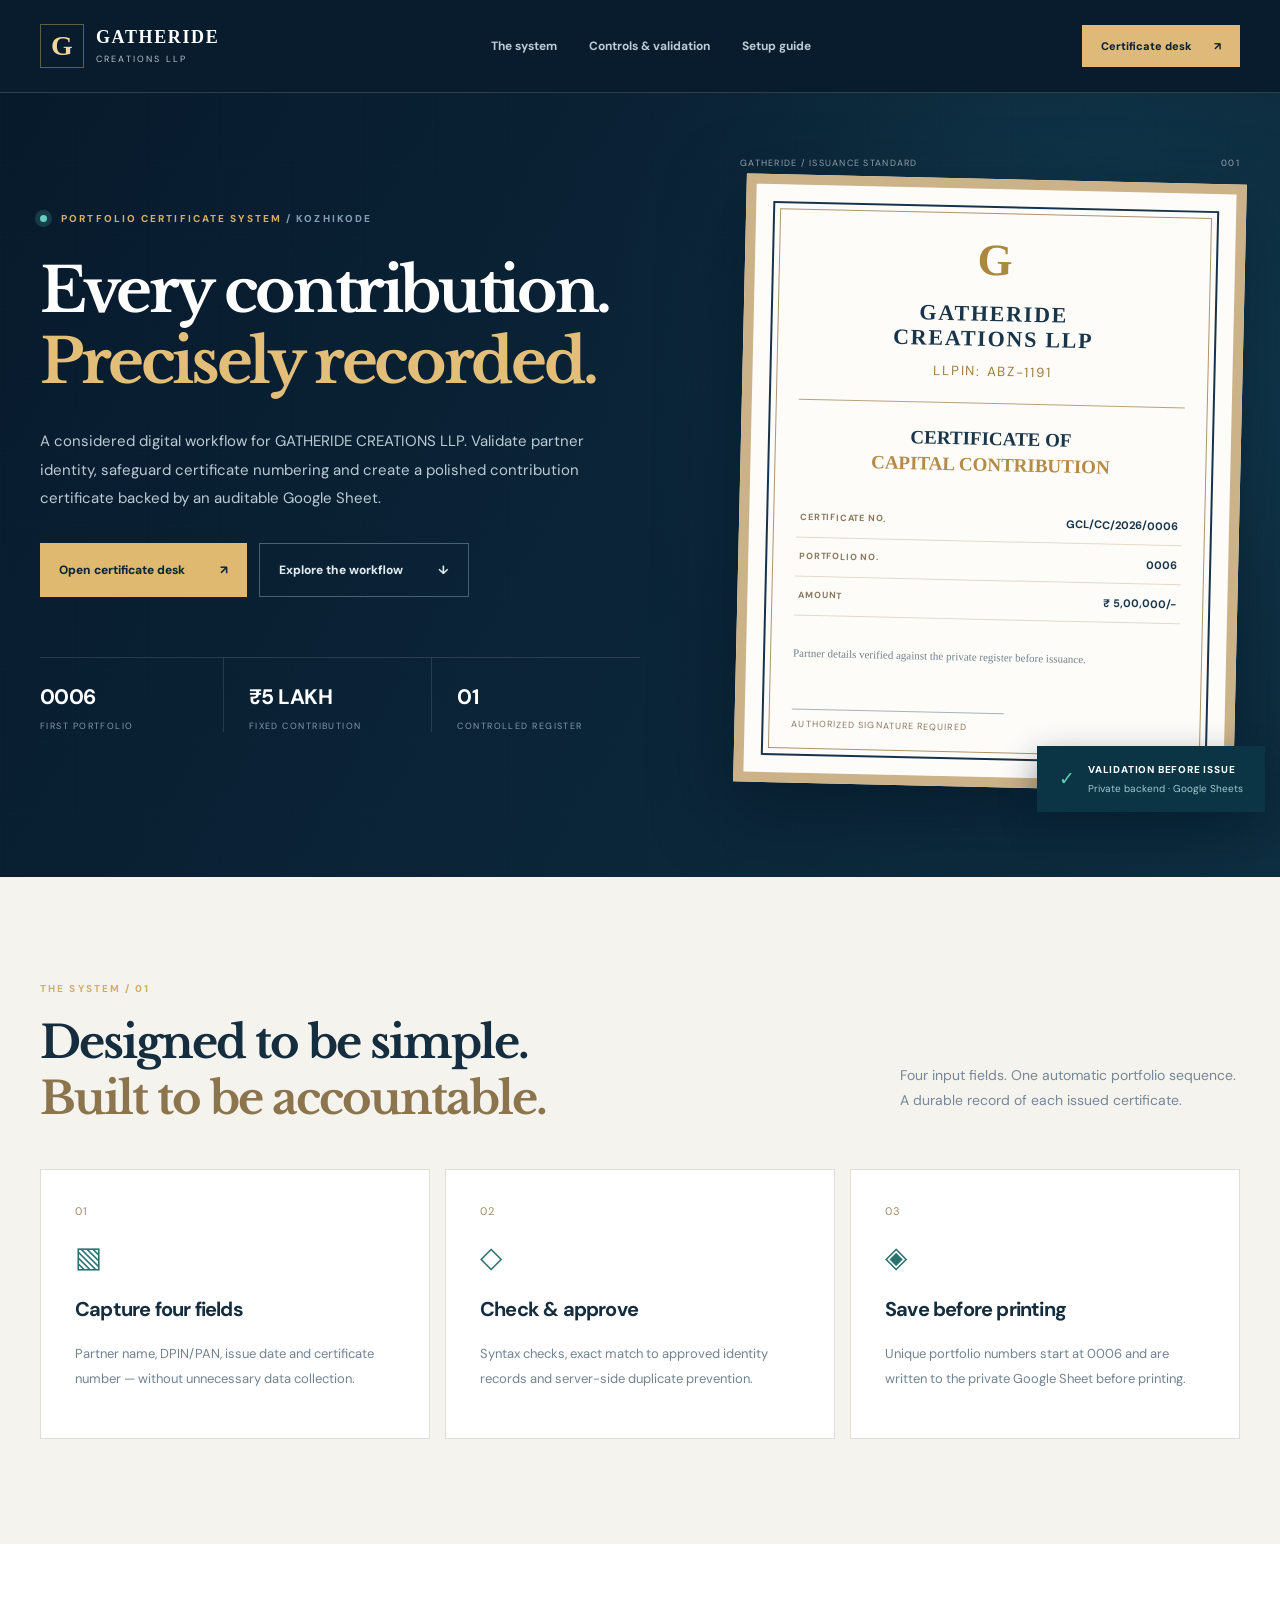
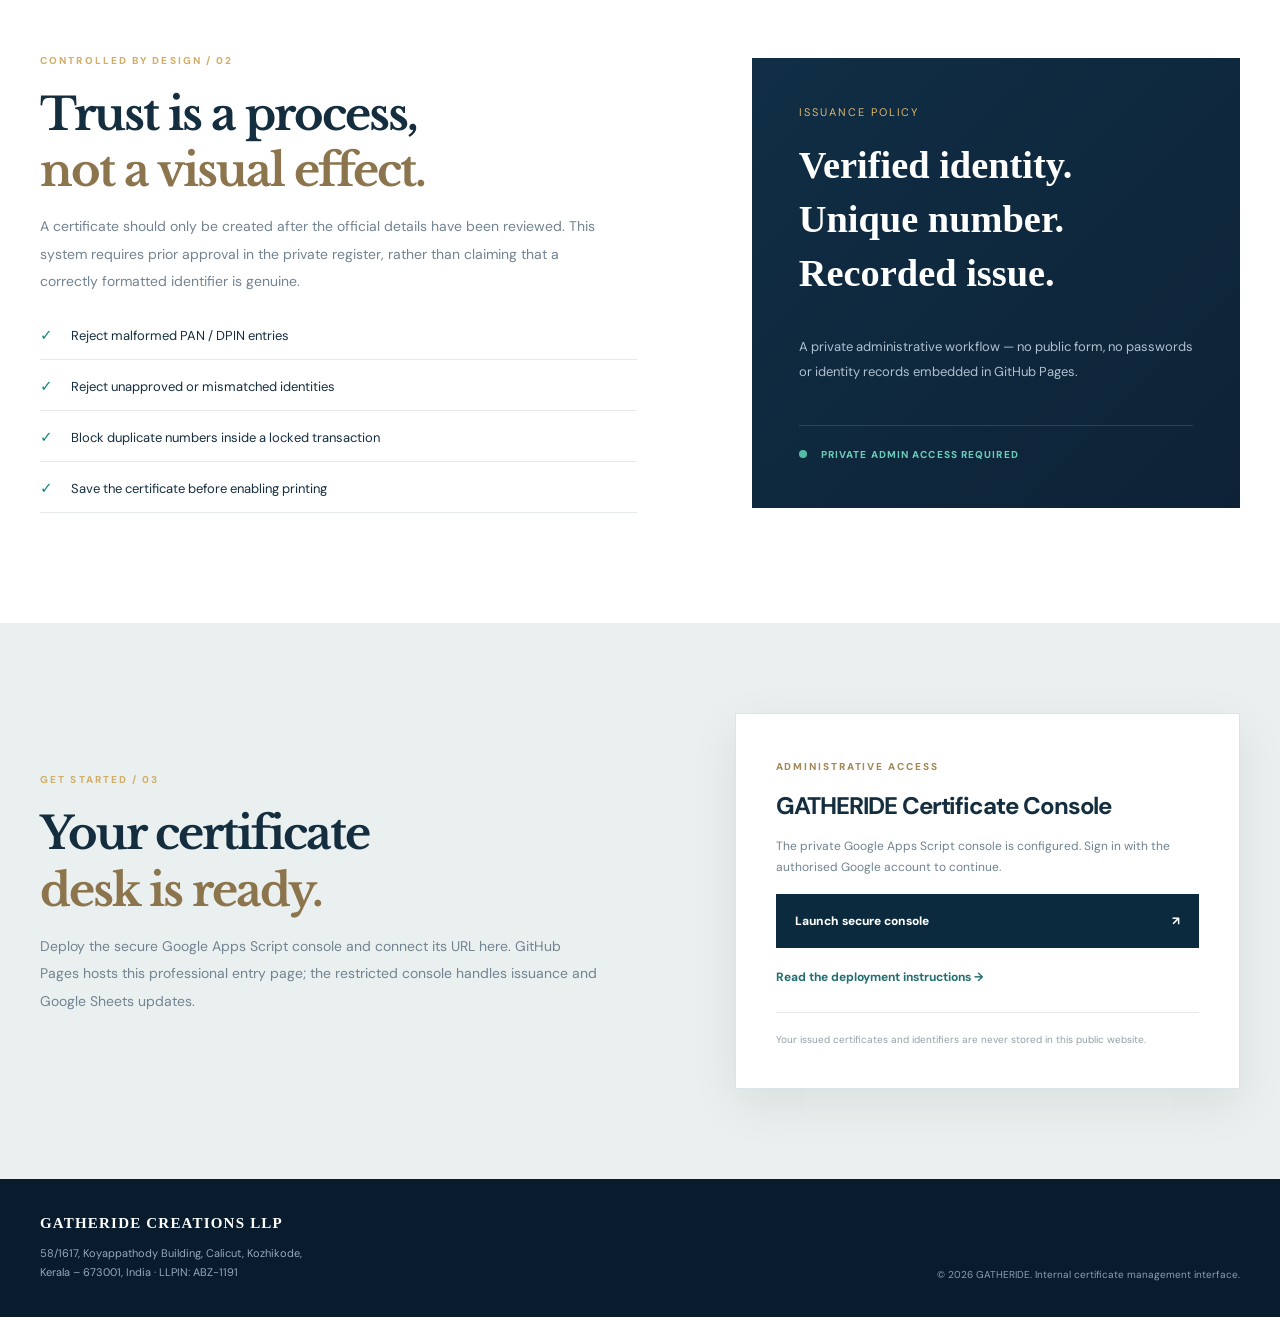
<file: index.html>
<!doctype html>
<html lang="en">
<head>
<meta charset="utf-8"><meta name="viewport" content="width=device-width, initial-scale=1">
<meta name="theme-color" content="#0b2135"><meta name="description" content="GATHERIDE CREATIONS LLP secure capital contribution certificate issuance console — managed, verified, and recorded.">
<title>GATHERIDE | Certificate Portfolio Desk</title>
<link rel="icon" href="assets/favicon.svg" type="image/svg+xml">
<link rel="preconnect" href="https://fonts.googleapis.com"><link rel="preconnect" href="https://fonts.gstatic.com" crossorigin>
<link href="https://fonts.googleapis.com/css2?family=DM+Sans:wght@400;500;600;700;800&family=Libre+Baskerville:wght@400;700&display=swap" rel="stylesheet">
<link rel="stylesheet" href="styles.css">
<script defer src="config.js"></script><script defer src="script.js"></script>
</head>
<body>
<header class="header"><div class="wrap navwrap"><a class="brand" href="./" aria-label="Gatheride home"><span class="mark">G</span><span class="brandname"><b>GATHERIDE</b><small>CREATIONS LLP</small></span></a><nav aria-label="Navigation"><a href="#system">The system</a><a href="#standards">Controls & validation</a><a href="setup.html">Setup guide</a></nav><a href="#access" class="nav-action">Certificate desk <span>↗</span></a></div></header>
<main>
<section class="hero"><div class="halo"></div><div class="gridart"></div><div class="wrap hero-layout"><div class="hero-content"><div class="sup"><i></i> PORTFOLIO CERTIFICATE SYSTEM <span>/ KOZHIKODE</span></div><h1>Every contribution.<br><em>Precisely recorded.</em></h1><p>A considered digital workflow for GATHERIDE CREATIONS LLP. Validate partner identity, safeguard certificate numbering and create a polished contribution certificate backed by an auditable Google Sheet.</p><div class="cta-row"><a href="#access" class="btn gold">Open certificate desk <span>↗</span></a><a href="#system" class="btn outline">Explore the workflow <span>↓</span></a></div><div class="trust"><span><strong>0006</strong><small>FIRST PORTFOLIO</small></span><span><strong>₹5 LAKH</strong><small>FIXED CONTRIBUTION</small></span><span><strong>01</strong><small>CONTROLLED REGISTER</small></span></div></div><div class="visual-wrap"><div class="visual-label">GATHERIDE / ISSUANCE STANDARD <span>001</span></div><div class="cert-visual"><div class="visual-frame"><div class="visual-g">G</div><h2>GATHERIDE<br>CREATIONS LLP</h2><small>LLPIN: ABZ-1191</small><div class="line"></div><h3>CERTIFICATE OF<br><em>CAPITAL CONTRIBUTION</em></h3><div class="mini-row"><span>CERTIFICATE NO.</span><b>GCL/CC/2026/0006</b></div><div class="mini-row"><span>PORTFOLIO NO.</span><b>0006</b></div><div class="mini-row"><span>AMOUNT</span><b>₹ 5,00,000/-</b></div><div class="visual-fill">Partner details verified against the private register before issuance.</div><div class="signline"></div><div class="bottom-caption">AUTHORIZED SIGNATURE REQUIRED</div></div></div><div class="visual-badge"><i>✓</i><span>VALIDATION BEFORE ISSUE<small>Private backend · Google Sheets</small></span></div></div></div></section>
<section class="features" id="system"><div class="wrap"><div class="sectionhead"><div><div class="kicker">THE SYSTEM / 01</div><h2>Designed to be simple.<br><em>Built to be accountable.</em></h2></div><p>Four input fields. One automatic portfolio sequence. A durable record of each issued certificate.</p></div><div class="cards"><div class="feature"><div class="number">01</div><div class="glyph">▧</div><h3>Capture four fields</h3><p>Partner name, DPIN/PAN, issue date and certificate number — without unnecessary data collection.</p></div><div class="feature"><div class="number">02</div><div class="glyph">◇</div><h3>Check & approve</h3><p>Syntax checks, exact match to approved identity records and server-side duplicate prevention.</p></div><div class="feature"><div class="number">03</div><div class="glyph">◈</div><h3>Save before printing</h3><p>Unique portfolio numbers start at 0006 and are written to the private Google Sheet before printing.</p></div></div></div></section>
<section class="compliance" id="standards"><div class="wrap compliance-grid"><div><div class="kicker">CONTROLLED BY DESIGN / 02</div><h2>Trust is a process,<br><em>not a visual effect.</em></h2><p>A certificate should only be created after the official details have been reviewed. This system requires prior approval in the private register, rather than claiming that a correctly formatted identifier is genuine.</p><div class="standards"><span><b>✓</b> Reject malformed PAN / DPIN entries</span><span><b>✓</b> Reject unapproved or mismatched identities</span><span><b>✓</b> Block duplicate numbers inside a locked transaction</span><span><b>✓</b> Save the certificate before enabling printing</span></div></div><aside class="dark-panel"><span>ISSUANCE POLICY</span><strong>Verified identity.<br>Unique number.<br>Recorded issue.</strong><p>A private administrative workflow — no public form, no passwords or identity records embedded in GitHub Pages.</p><div class="status"><i></i> PRIVATE ADMIN ACCESS REQUIRED</div></aside></div></section>
<section class="access" id="access"><div class="wrap access-grid"><div><div class="kicker">GET STARTED / 03</div><h2>Your certificate<br><em>desk is ready.</em></h2><p>Deploy the secure Google Apps Script console and connect its URL here. GitHub Pages hosts this professional entry page; the restricted console handles issuance and Google Sheets updates.</p></div><div class="access-card"><small>ADMINISTRATIVE ACCESS</small><h3>GATHERIDE Certificate Console</h3><p id="configStatus">Checking console configuration…</p><button id="launch" type="button" disabled>Launch secure console <span>↗</span></button><a href="setup.html">Read the deployment instructions <span>→</span></a><div class="safety">Your issued certificates and identifiers are never stored in this public website.</div></div></div></section>
</main>
<footer><div class="wrap footer-wrap"><div><b>GATHERIDE CREATIONS LLP</b><small>58/1617, Koyappathody Building, Calicut, Kozhikode,<br>Kerala – 673001, India · LLPIN: ABZ-1191</small></div><div>© <span id="year">2026</span> GATHERIDE. Internal certificate management interface.</div></div></footer>
</body>
</html>
</file>
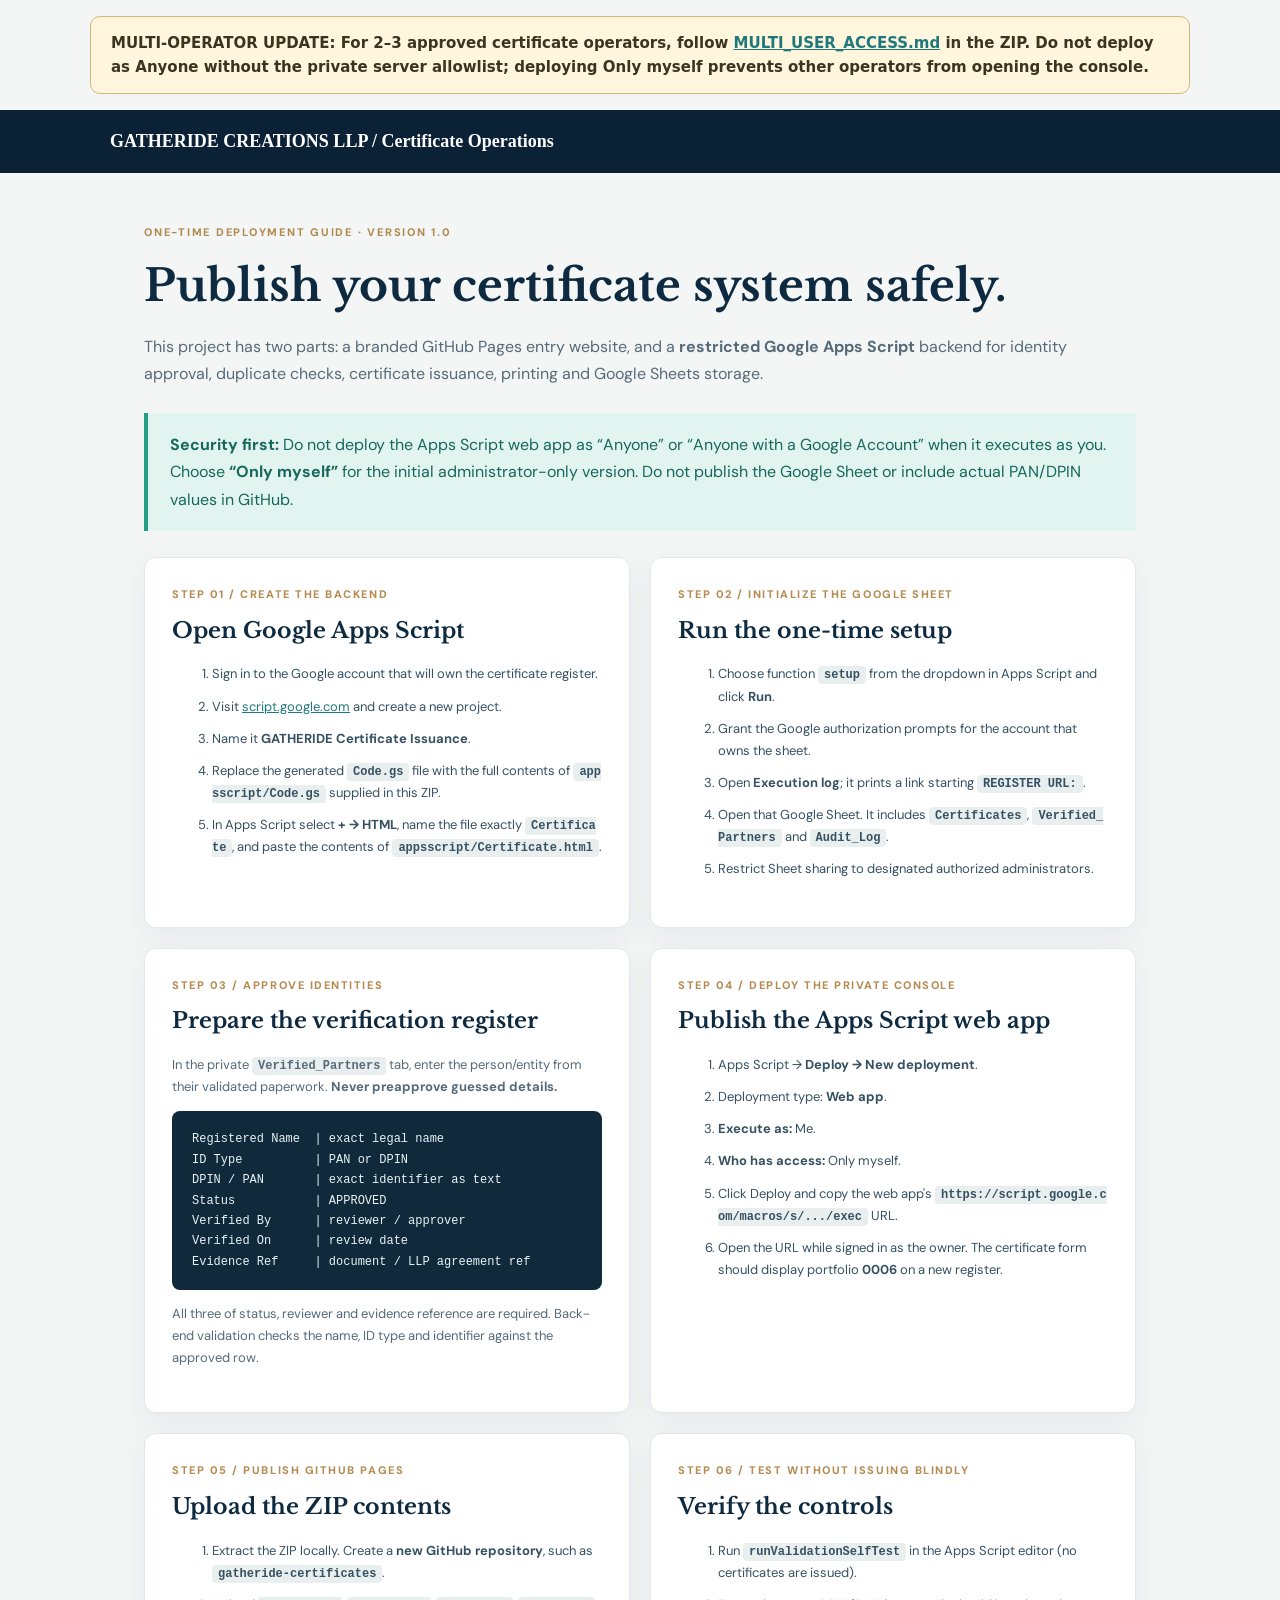
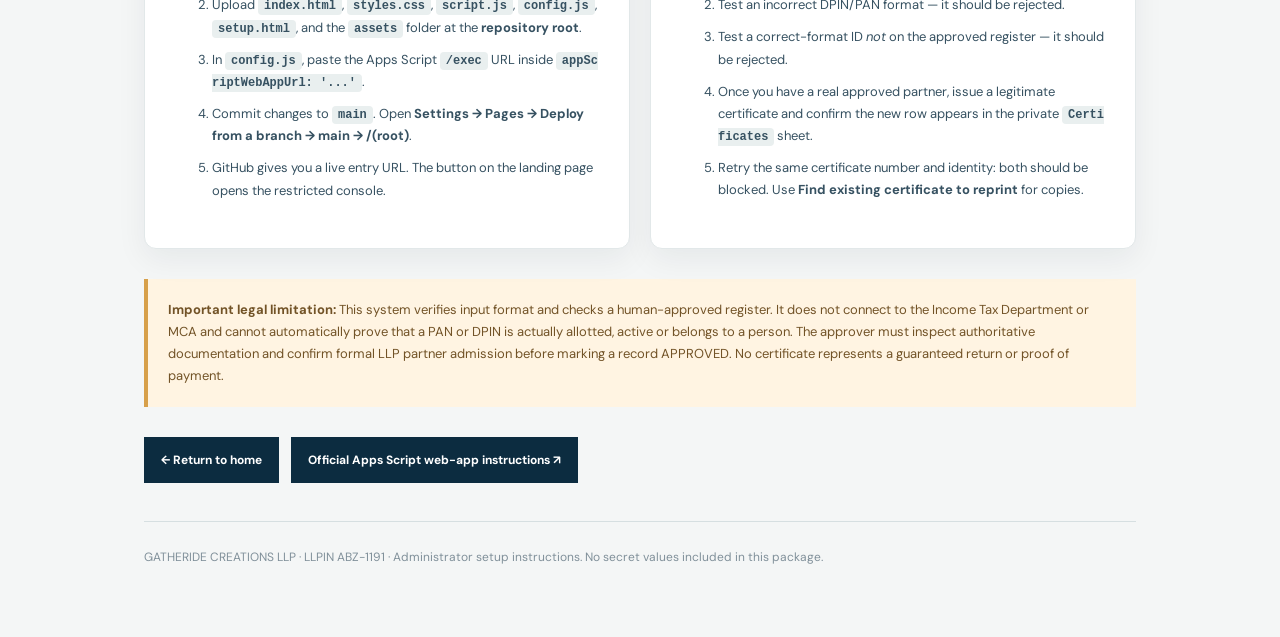
<file: setup.html>
<!doctype html>
<html lang="en"><head><meta charset="utf-8"><meta name="viewport" content="width=device-width,initial-scale=1"><meta name="theme-color" content="#0b2236"><title>GATHERIDE | Installation Guide</title><link href="https://fonts.googleapis.com/css2?family=DM+Sans:wght@400;500;600;700;800&family=Libre+Baskerville:wght@400;700&display=swap" rel="stylesheet"><style>
:root{--n:#0b2236;--g:#b28a50}*{box-sizing:border-box}body{font-family:'DM Sans',sans-serif;background:#f4f6f6;color:#183044;margin:0;line-height:1.7}header{background:var(--n);color:#fff;padding:18px max(24px,calc((100% - 1060px)/2))}header a{color:#fff;text-decoration:none;font:700 18px Georgia,serif}main{max-width:1040px;padding:50px 24px 70px;margin:auto}.small{font-size:11px;letter-spacing:.16em;color:var(--g);font-weight:800}h1,h2{font-family:'Libre Baskerville',Georgia,serif;color:#0d2a40}h1{font-size:clamp(30px,4vw,44px);line-height:1.25;margin:16px 0 20px}p{color:#566a78}a{color:#1f797c}.note{padding:18px 22px;background:#e2f4ef;border-left:4px solid #279c85;color:#17675c;margin:26px 0}.steps{display:grid;grid-template-columns:1fr 1fr;gap:20px}.step{padding:27px 27px 30px;border-radius:12px;background:#fff;border:1px solid #e2e8e9;box-shadow:0 10px 30px #091d3310}.num{font-weight:800;color:#b58b52;font-size:11px;letter-spacing:.14em}.step h2{font-size:22px;line-height:1.35;margin-top:12px}.step li{margin-bottom:10px;font-size:13px;color:#365161}.step p{font-size:13px}.step code,code{font:600 12px/1.6 Consolas,monospace;background:#e9efef;border-radius:4px;padding:2px 6px;word-break:break-all}.block{background:#102a3c;color:#e8f2f4;padding:18px 20px;font-family:monospace;border-radius:8px;overflow:auto;white-space:pre-wrap;font-size:12px}.warn{background:#fff4e2;border-left:4px solid #d7a04a;padding:20px;margin-top:30px;color:#725327;font-size:13px}.pills{display:flex;gap:12px;flex-wrap:wrap;margin:30px 0}.pills a{padding:13px 17px;background:#0c2c40;color:white;text-decoration:none;font-size:12px;font-weight:700}.footer{border-top:1px solid #d6dfe1;margin-top:38px;padding-top:25px;color:#80909a;font-size:12px}@media(max-width:750px){.steps{grid-template-columns:1fr}main{padding:32px 20px}h1{font-size:31px}}</style></head><body><div style="max-width:1100px;margin:16px auto;padding:14px 20px;border:1px solid #d2b77c;border-radius:10px;background:#fff6dd;color:#3e3220;font:600 15px/1.6 system-ui">MULTI-OPERATOR UPDATE: For 2–3 approved certificate operators, follow <a href="MULTI_USER_ACCESS.md">MULTI_USER_ACCESS.md</a> in the ZIP. Do not deploy as Anyone without the private server allowlist; deploying Only myself prevents other operators from opening the console.</div>
<header><a href="./">GATHERIDE CREATIONS LLP / Certificate Operations</a></header><main>
<div class="small">ONE-TIME DEPLOYMENT GUIDE · VERSION 1.0</div><h1>Publish your certificate system safely.</h1><p>This project has two parts: a branded GitHub Pages entry website, and a <strong>restricted Google Apps Script</strong> backend for identity approval, duplicate checks, certificate issuance, printing and Google Sheets storage.</p>
<div class="note"><strong>Security first:</strong> Do not deploy the Apps Script web app as “Anyone” or “Anyone with a Google Account” when it executes as you. Choose <strong>“Only myself”</strong> for the initial administrator-only version. Do not publish the Google Sheet or include actual PAN/DPIN values in GitHub.</div>
<div class="steps">
<div class="step"><div class="num">STEP 01 / CREATE THE BACKEND</div><h2>Open Google Apps Script</h2><ol><li>Sign in to the Google account that will own the certificate register.</li><li>Visit <a href="https://script.google.com/home/projects/create" target="_blank" rel="noopener">script.google.com</a> and create a new project.</li><li>Name it <strong>GATHERIDE Certificate Issuance</strong>.</li><li>Replace the generated <code>Code.gs</code> file with the full contents of <code>appsscript/Code.gs</code> supplied in this ZIP.</li><li>In Apps Script select <strong>+ → HTML</strong>, name the file exactly <code>Certificate</code>, and paste the contents of <code>appsscript/Certificate.html</code>.</li></ol></div>
<div class="step"><div class="num">STEP 02 / INITIALIZE THE GOOGLE SHEET</div><h2>Run the one-time setup</h2><ol><li>Choose function <code>setup</code> from the dropdown in Apps Script and click <strong>Run</strong>.</li><li>Grant the Google authorization prompts for the account that owns the sheet.</li><li>Open <strong>Execution log</strong>; it prints a link starting <code>REGISTER URL:</code>.</li><li>Open that Google Sheet. It includes <code>Certificates</code>, <code>Verified_Partners</code> and <code>Audit_Log</code>.</li><li>Restrict Sheet sharing to designated authorized administrators.</li></ol></div>
<div class="step"><div class="num">STEP 03 / APPROVE IDENTITIES</div><h2>Prepare the verification register</h2><p>In the private <code>Verified_Partners</code> tab, enter the person/entity from their validated paperwork. <strong>Never preapprove guessed details.</strong></p><div class="block">Registered Name  | exact legal name
ID Type          | PAN or DPIN
DPIN / PAN       | exact identifier as text
Status           | APPROVED
Verified By      | reviewer / approver
Verified On      | review date
Evidence Ref     | document / LLP agreement ref</div><p>All three of status, reviewer and evidence reference are required. Back-end validation checks the name, ID type and identifier against the approved row.</p></div>
<div class="step"><div class="num">STEP 04 / DEPLOY THE PRIVATE CONSOLE</div><h2>Publish the Apps Script web app</h2><ol><li>Apps Script → <strong>Deploy → New deployment</strong>.</li><li>Deployment type: <strong>Web app</strong>.</li><li><strong>Execute as:</strong> Me.</li><li><strong>Who has access:</strong> Only myself.</li><li>Click Deploy and copy the web app's <code>https://script.google.com/macros/s/.../exec</code> URL.</li><li>Open the URL while signed in as the owner. The certificate form should display portfolio <strong>0006</strong> on a new register.</li></ol></div>
<div class="step"><div class="num">STEP 05 / PUBLISH GITHUB PAGES</div><h2>Upload the ZIP contents</h2><ol><li>Extract the ZIP locally. Create a <strong>new GitHub repository</strong>, such as <code>gatheride-certificates</code>.</li><li>Upload <code>index.html</code>, <code>styles.css</code>, <code>script.js</code>, <code>config.js</code>, <code>setup.html</code>, and the <code>assets</code> folder at the <strong>repository root</strong>.</li><li>In <code>config.js</code>, paste the Apps Script <code>/exec</code> URL inside <code>appScriptWebAppUrl: '...'</code>.</li><li>Commit changes to <code>main</code>. Open <strong>Settings → Pages → Deploy from a branch → main → /(root)</strong>.</li><li>GitHub gives you a live entry URL. The button on the landing page opens the restricted console.</li></ol></div>
<div class="step"><div class="num">STEP 06 / TEST WITHOUT ISSUING BLINDLY</div><h2>Verify the controls</h2><ol><li>Run <code>runValidationSelfTest</code> in the Apps Script editor (no certificates are issued).</li><li>Test an incorrect DPIN/PAN format — it should be rejected.</li><li>Test a correct-format ID <em>not</em> on the approved register — it should be rejected.</li><li>Once you have a real approved partner, issue a legitimate certificate and confirm the new row appears in the private <code>Certificates</code> sheet.</li><li>Retry the same certificate number and identity: both should be blocked. Use <strong>Find existing certificate to reprint</strong> for copies.</li></ol></div>
</div>
<div class="warn"><strong>Important legal limitation:</strong> This system verifies input format and checks a human-approved register. It does not connect to the Income Tax Department or MCA and cannot automatically prove that a PAN or DPIN is actually allotted, active or belongs to a person. The approver must inspect authoritative documentation and confirm formal LLP partner admission before marking a record APPROVED. No certificate represents a guaranteed return or proof of payment.</div>
<div class="pills"><a href="./">← Return to home</a><a href="https://developers.google.com/apps-script/guides/web" target="_blank" rel="noopener">Official Apps Script web-app instructions ↗</a></div>
<div class="footer">GATHERIDE CREATIONS LLP · LLPIN ABZ-1191 · Administrator setup instructions. No secret values included in this package.</div>
</main></body></html>
</file>
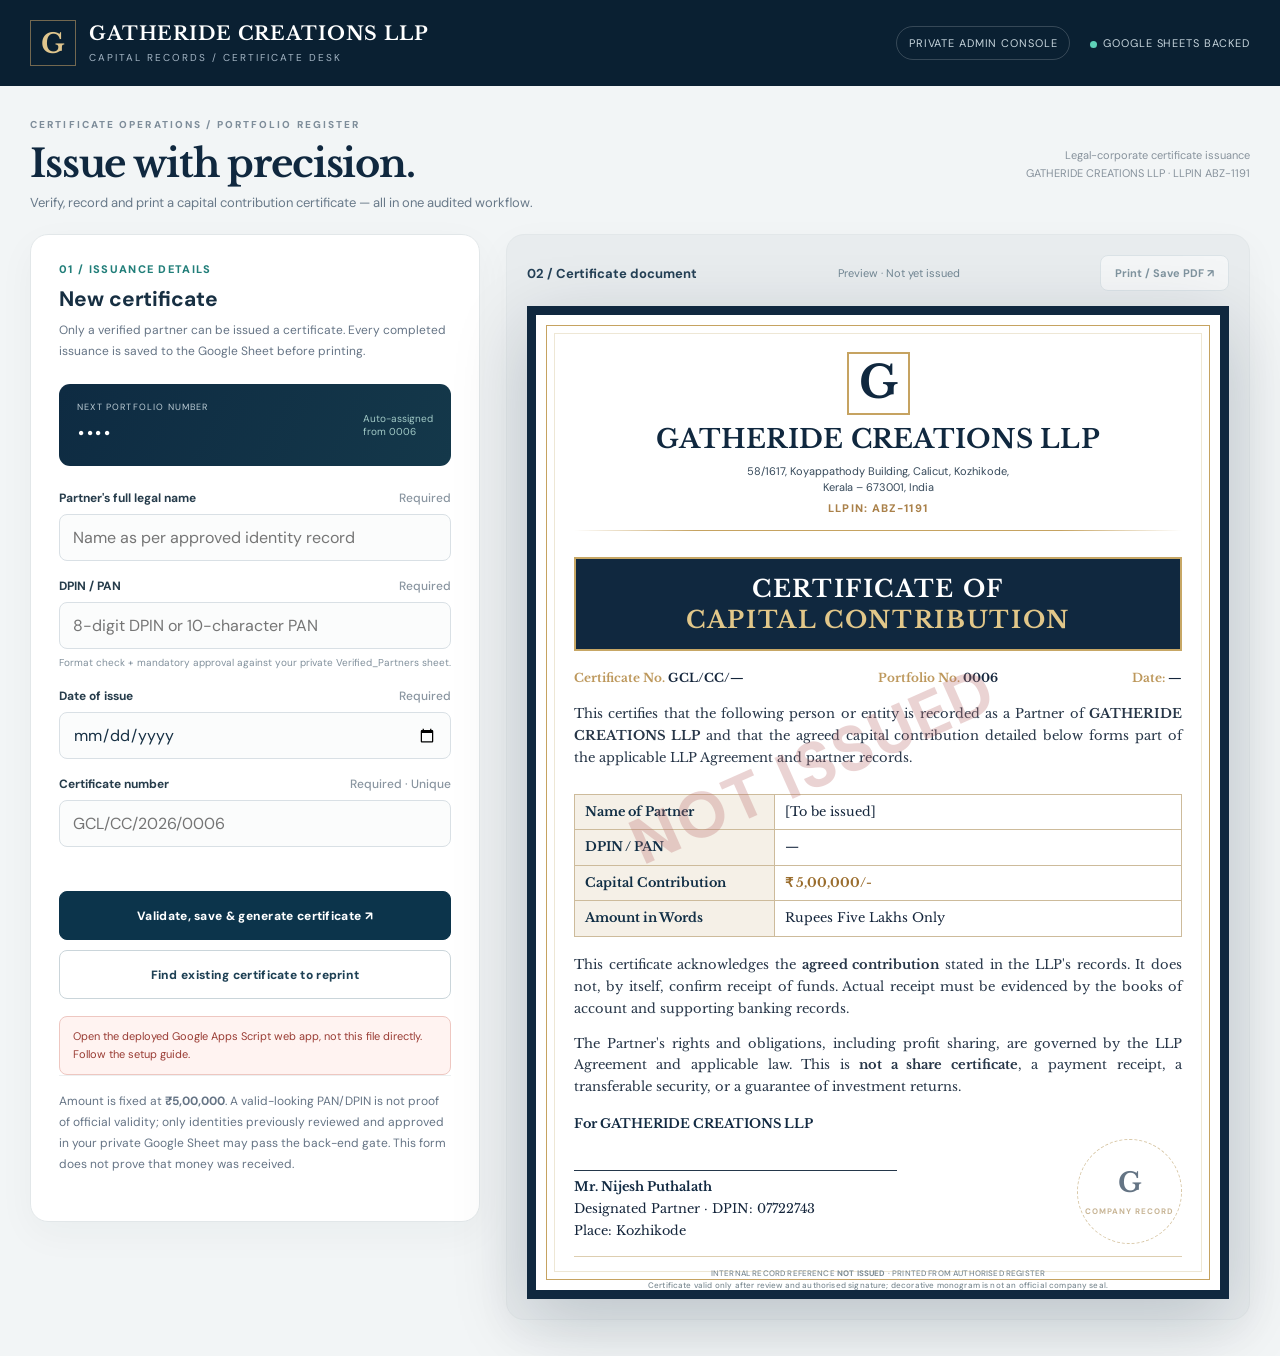
<file: appsscript/Certificate.html>
<!doctype html>
<html lang="en">
<head>
<base target="_top">
<meta charset="utf-8"><meta name="viewport" content="width=device-width,initial-scale=1">
<title>GATHERIDE | Certificate Console</title>
<link rel="preconnect" href="https://fonts.googleapis.com">
<link rel="preconnect" href="https://fonts.gstatic.com" crossorigin>
<link href="https://fonts.googleapis.com/css2?family=DM+Sans:wght@400;500;600;700;800&family=Libre+Baskerville:wght@400;700&display=swap" rel="stylesheet">
<style>
:root{--navy:#10283f;--navy2:#071b2c;--gold:#c6a361;--muted:#657485;--paper:#f6f3ed;--teal:#217e79;--err:#b34646;--line:#e2e5e8;--shadow:0 22px 70px #001a3031}
*{box-sizing:border-box}body{margin:0;font-family:'DM Sans',system-ui,sans-serif;color:#142638;background:#f2f5f6}button,input{font:inherit}button{cursor:pointer}.hidden{display:none!important}
.shell{max-width:1510px;margin:auto;padding:0 30px 36px}.top{background:#0a2032;color:#fff}.top-inner{max-width:1510px;padding:20px 30px;margin:auto;display:flex;align-items:center;justify-content:space-between;gap:20px}.brand{display:flex;align-items:center;gap:13px}.monogram{width:46px;height:46px;border:1px solid #c4a06790;display:grid;place-items:center;color:#dfc58d;font:700 27px 'Libre Baskerville',serif}.brand strong{font:700 19px 'Libre Baskerville',serif;letter-spacing:.045em}.brand small{display:block;font-size:10px;letter-spacing:.2em;color:#a4b5c4;margin-top:6px}.top-meta{display:flex;gap:20px;align-items:center;color:#c6d4dc;font-size:11px;letter-spacing:.08em}.top-meta i{width:7px;height:7px;border-radius:50%;background:#5ed1b8;display:inline-block;vertical-align:middle;margin-right:6px}.top-meta .label{padding:9px 12px;border:1px solid #ffffff2e;border-radius:30px}
.crumb{padding:32px 0 23px;display:flex;justify-content:space-between;align-items:center;gap:12px}.eyebrow{font-size:10px;font-weight:800;letter-spacing:.21em;text-transform:uppercase;color:#7e8d9a}.crumb h1{margin:9px 0 0;font:700 clamp(24px,3vw,39px) 'Libre Baskerville',serif;letter-spacing:-.03em;color:var(--navy)}.crumb p{font-size:13px;color:#687989;margin:7px 0 0}.side-note{font-size:11px;color:#87929c;text-align:right;max-width:230px;line-height:1.6}
.work{display:grid;grid-template-columns:minmax(330px,450px) minmax(0,1fr);gap:26px;align-items:start}.card{border:1px solid #e2e7e9;background:#fff;border-radius:18px;box-shadow:0 12px 38px #0a2a3c0a}.controls{padding:27px 28px 24px;position:sticky;top:18px}.section-tag{font-weight:800;font-size:11px;letter-spacing:.12em;text-transform:uppercase;color:var(--teal)}.controls h2{font-size:21px;margin:9px 0 7px;color:#172f42}.controls>p{color:var(--muted);font-size:12px;line-height:1.75;margin:0 0 22px}.portfolio-panel{background:linear-gradient(115deg,#0e2b42,#14384a);color:#fff;padding:17px 18px;border-radius:11px;margin-bottom:24px;display:flex;align-items:center;justify-content:space-between}.portfolio-panel span{display:block;letter-spacing:.13em;font-size:9px;color:#bdcdd5}.portfolio-panel strong{font:700 29px 'Libre Baskerville',serif;letter-spacing:.02em}.portfolio-panel small{font-size:10px;color:#a2cac6}.field{margin-bottom:17px}.field label{display:flex;justify-content:space-between;gap:8px;font-weight:700;font-size:12px;margin-bottom:8px;color:#263c4b}.field label span{font-weight:500;color:#8995a0}.field input{display:block;width:100%;height:47px;padding:0 13px;border-radius:8px;border:1px solid #d9e0e5;background:#fbfcfc;color:#173044;transition:.2s}.field input:focus{border-color:#3a9a96;outline:none;box-shadow:0 0 0 3px #31a69a23}.field .hint{display:block;margin-top:6px;color:#81909c;font-size:10px;line-height:1.6}.check{font-size:11px;margin-top:7px;min-height:15px;color:#577e79}.check.bad{color:var(--err)}.check.good{color:#188478}.actions{display:grid;gap:10px;margin-top:22px}.main-btn,.outline-btn{width:100%;min-height:49px;border-radius:8px;font-size:12px;letter-spacing:.025em;font-weight:800}.main-btn{background:#0c344b;border:1px solid #0c344b;color:white}.main-btn:hover:not(:disabled){background:#16516a}.outline-btn{border:1px solid #cad5da;background:#fff;color:#1e4054}.outline-btn:hover:not(:disabled){background:#f5faf9}button:disabled{cursor:not-allowed;opacity:.5}.alert{margin-top:17px;border-radius:8px;padding:11px 13px;background:#fff3f1;color:#993b33;border:1px solid #eec7c1;font-size:11px;line-height:1.6;white-space:pre-wrap}.alert.success{color:#14665d;background:#e8f7f3;border-color:#b6e0d6}.audit-note{font-size:10px;color:#8a979e;line-height:1.75;border-top:1px solid #edf0f1;margin-top:22px;padding-top:15px}
.viewer{padding:20px;background:#e8ecee}.viewer-head{display:flex;align-items:center;justify-content:space-between;gap:12px;margin-bottom:15px}.viewer-head h2{font-size:13px;margin:0;color:#244056}.viewer-head span{font-size:11px;color:#718693}.viewer-head button{padding:10px 14px;font-size:11px;border:1px solid #cedadf;border-radius:8px;color:#183c50;background:white;font-weight:700}.print-fit{width:min(100%,760px);margin:0 auto}.certificate{background:#fff;width:100%;aspect-ratio:210/297;position:relative;box-shadow:var(--shadow);padding:5.2% 5.4%;color:#14253b;border:9px solid var(--navy);font-family:'Libre Baskerville',Georgia,serif;overflow:hidden}.certificate:before{content:'';position:absolute;inset:10px;border:1.5px solid var(--gold);pointer-events:none}.certificate:after{content:'';position:absolute;inset:18px;border:1px solid #d9c99f70;pointer-events:none}.doc-inner{height:100%;position:relative;z-index:1;display:flex;flex-direction:column}.doc-mark{font:700 clamp(23px,3.5vw,47px)/1 'Libre Baskerville',serif;color:var(--navy);border:2px solid var(--gold);display:grid;place-items:center;width:63px;height:63px;margin:0 auto 9px}.doc-head{text-align:center}.doc-head h2{font-size:clamp(14px,2.18vw,26px);letter-spacing:.01em;line-height:1.2;margin:8px 0;color:var(--navy)}.doc-head p{font-family:'DM Sans',sans-serif;font-size:clamp(8px,1vw,11px);line-height:1.5;margin:4px 0;color:#36495a}.doc-head .llpin{font-weight:800;letter-spacing:.1em;color:#aa814a}.doc-divider{height:1px;background:linear-gradient(90deg,transparent,var(--gold) 20%,var(--gold) 80%,transparent);margin:14px 0}.doc-title{text-align:center;background:#10283f;color:#fff;border:2px solid #c7a765;padding:15px 8px 13px;margin:12px 0 18px;line-height:1.3;font-weight:700;letter-spacing:.07em;font-size:clamp(12px,1.85vw,24px)}.doc-title strong{color:#e2c789}.doc-meta{display:flex;justify-content:space-between;gap:15px;line-height:1.55;font-size:clamp(9px,.96vw,12px);margin-bottom:16px}.doc-meta span{font-weight:700;color:#bd985c}.doc-body{text-align:justify;font-size:clamp(9px,1.03vw,13px);line-height:1.68;margin:0 0 13px;color:#273648}.doc-detail{border-collapse:collapse;width:100%;margin:12px 0 17px;font-size:clamp(9px,1vw,13px);line-height:1.45}.doc-detail td{border:1px solid #cdbb9b;padding:8px 10px}.doc-detail td:first-child{width:33%;background:#f5f0e7;font-weight:700;color:#112f46}.doc-detail .amount{font-weight:700;color:#9a6d2d}.doc-sign{display:flex;justify-content:space-between;align-items:flex-end;gap:22px;margin-top:auto;padding-bottom:12px}.doc-sign .sign-col{width:59%;line-height:1.4;font-size:clamp(9px,1vw,13px)}.doc-sign .line{height:34px;border-bottom:1px solid #24374a;width:90%;margin-bottom:7px}.doc-sign strong{color:#122a42}.doc-sign p{margin:4px 0}.doc-seal{text-align:center;border:1px dashed #c3a976;border-radius:50%;width:105px;height:105px;display:flex;align-items:center;justify-content:center;flex-direction:column;gap:7px;color:#aa8d5d;opacity:.65}.doc-seal strong{font-family:'Libre Baskerville',serif;font-size:27px}.doc-seal span{font:700 8px 'DM Sans',sans-serif;letter-spacing:.13em}.doc-foot{text-align:center;font:500 8px/1.5 'DM Sans',sans-serif;letter-spacing:.02em;color:#7c8b93;border-top:1px solid #ddceb0;padding-top:10px}.preview-watermark{position:absolute;inset:42% auto auto 12%;z-index:3;transform:rotate(-24deg);font:800 clamp(30px,5vw,70px) 'DM Sans',sans-serif;letter-spacing:.07em;color:#ba6e6c4d;pointer-events:none}.status-badge{color:#a77743;font-size:9px;letter-spacing:.18em;font-weight:700}
@media(max-width:1100px){.work{grid-template-columns:1fr}.controls{position:static}.print-fit{max-width:660px}.doc-head h2{font-size:23px}.doc-title{font-size:19px}.doc-body{font-size:11px}.doc-detail{font-size:11px}.doc-sign .sign-col{font-size:11px}.doc-meta{font-size:11px}}
@media(max-width:630px){.shell{padding:0 14px 20px}.top-inner{padding:15px}.brand strong{font-size:14px}.top-meta .label{display:none}.top-meta{font-size:9px}.crumb{padding-top:22px}.crumb h1{font-size:25px}.side-note{display:none}.controls{padding:20px}.viewer{padding:10px;border-radius:9px}.viewer-head span{display:none}.certificate{border-width:5px;padding:4.7%}.certificate:before{inset:6px}.certificate:after{inset:10px}.doc-mark{width:38px;height:38px;font-size:23px;margin-bottom:4px}.doc-head h2{font-size:clamp(9px,3.1vw,15px)}.doc-head p{font-size:clamp(5px,1.45vw,9px)}.doc-divider{margin:6px 0}.doc-title{margin:7px 0;font-size:clamp(8px,2.3vw,13px);padding:8px 3px}.doc-meta{font-size:clamp(5px,1.3vw,8px);margin-bottom:7px}.doc-body{font-size:clamp(5px,1.4vw,8px);line-height:1.48;margin-bottom:6px}.doc-detail{font-size:clamp(5px,1.4vw,8px);margin:6px 0}.doc-detail td{padding:3px}.doc-sign .sign-col{font-size:clamp(5px,1.3vw,8px)}.doc-sign .line{height:16px}.doc-sign{padding-bottom:3px}.doc-seal{width:50px;height:50px;gap:1px}.doc-seal strong{font-size:14px}.doc-seal span{font-size:4px}.doc-foot{font-size:4px;padding-top:5px}.preview-watermark{font-size:25px}}
@media print{
 @page{size:A4 portrait;margin:0}
 html,body{margin:0!important;padding:0!important;background:#fff!important}
 .top,.crumb,.controls,.viewer-head,.audit-note,.preview-watermark{display:none!important}
 .shell,.work,.viewer,.print-fit{display:block!important;margin:0!important;padding:0!important;max-width:none!important;box-shadow:none!important;border:0!important;grid-template-columns:none!important}
 .certificate{margin:0!important;width:210mm!important;height:297mm!important;aspect-ratio:auto!important;padding:13mm 14mm!important;border:2.6mm solid #10283f!important;box-shadow:none!important;-webkit-print-color-adjust:exact!important;print-color-adjust:exact!important;page-break-inside:avoid!important}
 .certificate:before{inset:3mm}.certificate:after{inset:5mm}
 .doc-head h2{font-size:21pt}.doc-head p{font-size:9pt}.doc-title{font-size:17pt;margin:6mm 0 6mm;padding:5mm}.doc-mark{height:17mm;width:17mm;font-size:28pt}.doc-meta{font-size:9pt;margin-bottom:5mm}.doc-body{font-size:9pt;line-height:1.58;margin-bottom:4mm}.doc-detail{font-size:9pt;margin:4mm 0 6mm}.doc-detail td{padding:3mm}.doc-sign .sign-col{font-size:9pt}.doc-seal{width:26mm;height:26mm}.doc-seal strong{font-size:23pt}.doc-seal span{font-size:6pt}.doc-foot{font-size:6pt}
 body:not(.issued) .certificate{display:none!important}
}
</style>
</head>
<body>
<header class="top"><div class="top-inner"><div class="brand"><span class="monogram">G</span><div><strong>GATHERIDE CREATIONS LLP</strong><small>CAPITAL RECORDS / CERTIFICATE DESK</small></div></div><div class="top-meta"><span class="label">PRIVATE ADMIN CONSOLE</span><span><i></i>GOOGLE SHEETS BACKED</span></div></div></header>
<div class="shell">
  <div class="crumb"><div><div class="eyebrow">CERTIFICATE OPERATIONS / PORTFOLIO REGISTER</div><h1>Issue with precision.</h1><p>Verify, record and print a capital contribution certificate — all in one audited workflow.</p></div><div class="side-note">Legal-corporate certificate issuance<br>GATHERIDE CREATIONS LLP · LLPIN ABZ-1191</div></div>
  <div class="work">
    <section class="card controls" aria-labelledby="formTitle">
      <div class="section-tag">01 / ISSUANCE DETAILS</div>
      <h2 id="formTitle">New certificate</h2>
      <p>Only a verified partner can be issued a certificate. Every completed issuance is saved to the Google Sheet before printing.</p>
      <div class="portfolio-panel"><div><span>NEXT PORTFOLIO NUMBER</span><strong id="portfolioNo">····</strong></div><small>Auto-assigned<br>from 0006</small></div>
      <form id="issueForm" novalidate>
        <div class="field"><label for="name">Partner's full legal name <span>Required</span></label><input id="name" name="name" maxlength="120" autocomplete="name" placeholder="Name as per approved identity record" required></div>
        <div class="field"><label for="identity">DPIN / PAN <span>Required</span></label><input id="identity" name="identity" maxlength="10" spellcheck="false" autocapitalize="characters" autocomplete="off" placeholder="8-digit DPIN or 10-character PAN" required><small class="hint">Format check + mandatory approval against your private Verified_Partners sheet.</small></div>
        <div class="field"><label for="issueDate">Date of issue <span>Required</span></label><input id="issueDate" name="date" type="date" required></div>
        <div class="field"><label for="certificateNo">Certificate number <span>Required · Unique</span></label><input id="certificateNo" name="certificateNo" maxlength="24" autocapitalize="characters" autocomplete="off" spellcheck="false" placeholder="GCL/CC/2026/0006" required><div id="availability" class="check" aria-live="polite"></div></div>
        <div class="actions"><button id="issueBtn" type="submit" class="main-btn" disabled>Validate, save & generate certificate ↗</button><button id="reprintBtn" type="button" class="outline-btn" disabled>Find existing certificate to reprint</button></div>
      </form>
      <div id="message" class="alert hidden" role="alert" aria-live="assertive"></div>
      <p class="audit-note">Amount is fixed at <strong>₹5,00,000</strong>. A valid-looking PAN/DPIN is not proof of official validity; only identities previously reviewed and approved in your private Google Sheet may pass the back-end gate. This form does not prove that money was received.</p>
    </section>
    <section class="card viewer" aria-label="Certificate preview"><div class="viewer-head"><h2>02 / Certificate document</h2><span id="viewerState">Preview · Not yet issued</span><button id="printBtn" disabled type="button">Print / Save PDF ↗</button></div>
      <div class="print-fit"><div class="certificate" id="certificate"><div class="preview-watermark" id="watermark">NOT ISSUED</div><div class="doc-inner">
        <div class="doc-head"><div class="doc-mark">G</div><h2>GATHERIDE CREATIONS LLP</h2><p>58/1617, Koyappathody Building, Calicut, Kozhikode,<br>Kerala – 673001, India</p><p class="llpin">LLPIN: ABZ-1191</p><div class="doc-divider"></div></div>
        <div class="doc-title">CERTIFICATE OF<br><strong>CAPITAL CONTRIBUTION</strong></div>
        <div class="doc-meta"><div><span>Certificate No.</span> <b id="printNo">GCL/CC/—</b></div><div><span>Portfolio No.</span> <b id="printPortfolio">0006</b></div><div><span>Date:</span> <b id="printDate">—</b></div></div>
        <p class="doc-body">This certifies that the following person or entity is recorded as a Partner of <strong>GATHERIDE CREATIONS LLP</strong> and that the agreed capital contribution detailed below forms part of the applicable LLP Agreement and partner records.</p>
        <table class="doc-detail"><tbody><tr><td>Name of Partner</td><td id="printName">[To be issued]</td></tr><tr><td>DPIN / PAN</td><td id="printId">—</td></tr><tr><td>Capital Contribution</td><td class="amount">₹ 5,00,000/-</td></tr><tr><td>Amount in Words</td><td>Rupees Five Lakhs Only</td></tr></tbody></table>
        <p class="doc-body">This certificate acknowledges the <strong>agreed contribution</strong> stated in the LLP's records. It does not, by itself, confirm receipt of funds. Actual receipt must be evidenced by the books of account and supporting banking records.</p>
        <p class="doc-body">The Partner's rights and obligations, including profit sharing, are governed by the LLP Agreement and applicable law. This is <strong>not a share certificate</strong>, a payment receipt, a transferable security, or a guarantee of investment returns.</p>
        <div class="doc-sign"><div class="sign-col"><p><strong>For GATHERIDE CREATIONS LLP</strong></p><div class="line"></div><p><strong>Mr. Nijesh Puthalath</strong></p><p>Designated Partner · DPIN: 07722743</p><p>Place: Kozhikode</p></div><div class="doc-seal" aria-label="Decorative monogram, not an official seal"><strong>G</strong><span>COMPANY RECORD</span></div></div>
        <div class="doc-foot">INTERNAL RECORD REFERENCE <strong id="printFingerprint">NOT ISSUED</strong> · PRINTED FROM AUTHORISED REGISTER<br>Certificate valid only after review and authorised signature; decorative monogram is not an official company seal.</div>
      </div></div></div>
    </section>
  </div>
</div>
<script>
(function(){
  'use strict';
  const el = id=>document.getElementById(id);
  const form=el('issueForm'),msg=el('message'),issueBtn=el('issueBtn'),reprintBtn=el('reprintBtn'),printBtn=el('printBtn');
  let savedRecord=null; let availabilityToken=0;let availabilityTimer;
  function show(text,success){msg.textContent=text;msg.classList.remove('hidden');msg.classList.toggle('success',!!success);}
  function clear(){msg.classList.add('hidden');msg.textContent='';}
  function pending(text){issueBtn.disabled=true;reprintBtn.disabled=true;show(text,false);}
  function active(){issueBtn.disabled=false;reprintBtn.disabled=false;}
  function render(record){
    savedRecord=record;document.body.classList.add('issued');el('watermark').classList.add('hidden');
    el('printNo').textContent=record.certificateNo;el('printPortfolio').textContent=record.portfolio;
    el('printDate').textContent=record.date;el('printName').textContent=record.name;
    el('printId').textContent=record.identityType+' : '+record.identity;
    el('printFingerprint').textContent=record.fingerprint || 'REGISTERED';
    el('viewerState').textContent='Portfolio '+record.portfolio+' · ISSUED / SAVED';printBtn.disabled=false;
  }
  function resetPreview(){
    savedRecord=null;printBtn.disabled=true;document.body.classList.remove('issued');el('watermark').classList.remove('hidden');
    el('viewerState').textContent='Preview · Not yet issued';
    el('printNo').textContent='GCL/CC/—';el('printName').textContent='[To be issued]';
    el('printId').textContent='—';el('printDate').textContent='—';el('printFingerprint').textContent='NOT ISSUED';
  }
  function fail(err){active();show((err&&err.message)||'There was a problem; no new certificate has been confirmed. Check the register before trying again.',false);}
  function call(name,success,...args){
    if(!(window.google&&google.script&&google.script.run)){fail({message:'Open the deployed Google Apps Script web app, not this file directly. Follow the setup guide.'});return;}
    google.script.run.withSuccessHandler(success).withFailureHandler(fail)[name](...args);
  }
  function refresh(suggest){
    call('getDashboardState',data=>{
      el('portfolioNo').textContent=data.nextPortfolio;
      el('issueDate').value=el('issueDate').value || data.today;el('issueDate').max=data.today;
      if(suggest || !el('certificateNo').value) el('certificateNo').value=data.certificateSuggestion;
      active();clear();runAvailabilityCheck();
    });
  }
  function payload(){return {
    name:el('name').value,identity:el('identity').value,date:el('issueDate').value,certificateNo:el('certificateNo').value
  };}
  function runAvailabilityCheck(){
    clearTimeout(availabilityTimer);
    const no=el('certificateNo').value.trim();let token=++availabilityToken;
    if(!/^GCL\/CC\/20\d{2}\/\d{4,6}$/i.test(no)){
      el('availability').textContent='Use GCL/CC/YYYY/0006 format';el('availability').className='check bad';return;
    }
    el('availability').textContent='Checking unique number…';el('availability').className='check';
    availabilityTimer=setTimeout(()=>{
      if(!(window.google&&google.script&&google.script.run))return;
      google.script.run.withSuccessHandler(r=>{if(token!==availabilityToken)return;
        el('availability').textContent=r.message;el('availability').className='check '+(r.available?'good':'bad');
      }).withFailureHandler(()=>{if(token!==availabilityToken)return;el('availability').textContent='Availability will be checked on final save.';
      }).checkCertificateAvailability(no);
    },350);
  }
  form.addEventListener('submit',e=>{
    e.preventDefault();clear();resetPreview();
    if(!el('name').value.trim() || !el('identity').value.trim() || !el('issueDate').value || !el('certificateNo').value.trim()){
      show('All four fields are required.');return;
    }
    pending('Validating name, identity approval and unique certificate number; saving to the Google Sheet…');
    call('issueCertificate',result=>{
      active();if(!result || !result.ok){show('Certificate issuance was not confirmed.');return;}
      render(result.record);el('portfolioNo').textContent=result.nextPortfolio;
      show('Certificate '+result.record.certificateNo+' saved successfully under portfolio '+result.record.portfolio+'. You can now print or save it as PDF.',true);
    },payload());
  });
  reprintBtn.addEventListener('click',()=>{
    const no=el('certificateNo').value.trim();
    if(!no){show('Enter the existing certificate number to reprint.');return;}
    pending('Retrieving the issued certificate from the private register…');
    call('findCertificate',result=>{active();render(result.record);show('Existing certificate loaded from the register. Reprint is available.',true);},no);
  });
  printBtn.addEventListener('click',()=>{if(savedRecord && savedRecord.status==='ISSUED')window.print();});
  el('certificateNo').addEventListener('input',runAvailabilityCheck);
  ['name','identity','issueDate','certificateNo'].forEach(id=>el(id).addEventListener('input',()=>{
    if(savedRecord){resetPreview();show('Form changed. The previously generated preview was cleared. Reprint that certificate to view it again.',false);}
  }));
  pending('Connecting to the private Google Sheet…');
  refresh(true);
})();
</script>
</body>
</html>
</file>
<file: styles.css>
:root{--n:#0b2236;--n2:#102c42;--g:#d3ae69;--l:#d8e0e5;--muted:#9badbc;--paper:#f5f3ee;--text:#152e3f}*{box-sizing:border-box}html{scroll-behavior:smooth}body{margin:0;font-family:'DM Sans',system-ui,sans-serif;color:var(--text);background:white}a{color:inherit;text-decoration:none}button{font:inherit}.wrap{width:min(100% - 80px,1340px);margin:auto}.header{background:#081c2d;border-bottom:1px solid #ffffff26;position:relative;z-index:5}.navwrap{height:92px;display:flex;align-items:center;justify-content:space-between;gap:30px}.brand{display:flex;align-items:center;gap:12px;flex-shrink:0;color:#fff}.mark{width:44px;height:44px;display:grid;place-items:center;font:700 28px Georgia,serif;color:#f0d5a3;border:1px solid #d3ae6970}.brandname b{font:700 18px Georgia,serif;letter-spacing:.09em;display:block}.brandname small{display:block;color:#b6c4cd;letter-spacing:.24em;font-size:9px;margin-top:5px}.header nav{display:flex;align-items:center;gap:32px;color:#bdcbd6;font-size:12px;font-weight:700}.header nav a:hover{color:#ebc785}.nav-action{background:#deb979;color:#092032;padding:14px 19px;font-size:11px;font-weight:800;white-space:nowrap}.nav-action span{margin-left:20px}.hero{min-height:760px;position:relative;overflow:hidden;background:radial-gradient(circle at 85% 30%,#17465b66 0%,transparent 40%),linear-gradient(120deg,#071a2c,#0e2e41);color:#fff}.halo{position:absolute;width:680px;height:680px;background:radial-gradient(circle,#20758e26 0%,transparent 68%);right:-130px;top:-70px;pointer-events:none}.gridart{position:absolute;inset:0;opacity:.1;background-image:linear-gradient(#abc6d11c 1px,transparent 1px),linear-gradient(90deg,#abc6d11c 1px,transparent 1px);background-size:72px 72px}.hero-layout{position:relative;display:grid;grid-template-columns:1fr .84fr;align-items:center;gap:65px;min-height:760px;padding-top:64px;padding-bottom:90px}.sup,.kicker{font-size:10px;letter-spacing:.21em;font-weight:800;color:#d3ae69}.sup i{display:inline-block;width:7px;height:7px;background:#65d0c0;border-radius:50%;margin-right:10px;box-shadow:0 0 0 5px #65d0c02d}.sup span{color:#83a0b2}.hero h1{margin:30px 0;font:700 clamp(43px,4.8vw,71px)/1.16 'Libre Baskerville',Georgia,serif;letter-spacing:-.055em;max-width:760px}.hero h1 em{color:#e2be79;font-style:normal}.hero-content>p{color:#bbcbd5;font-size:15px;line-height:1.9;max-width:555px}.cta-row{display:flex;gap:12px;flex-wrap:wrap;margin-top:30px}.btn{display:inline-flex;justify-content:space-between;align-items:center;gap:35px;padding:18px 19px;font-size:12px;font-weight:800;transition:transform .18s}.btn:hover{transform:translateY(-2px)}.btn.gold{background:#dfb96f;color:#0b2437}.btn.outline{border:1px solid #83a2ae80;color:#e1ecf0}.trust{display:flex;gap:0;margin-top:60px;border-top:1px solid #d7e0e224;max-width:600px}.trust span{padding:25px 26px 0 0;flex:1}.trust span+span{border-left:1px solid #d7e0e224;padding-left:25px}.trust strong{display:block;font-size:21px;letter-spacing:-.025em}.trust small{display:block;font-size:9px;letter-spacing:.16em;color:#829bab;margin-top:9px}.visual-wrap{position:relative;align-self:center;max-width:500px;justify-self:end;width:100%}.visual-label{display:flex;justify-content:space-between;color:#9baab6;font-size:9px;letter-spacing:.14em;margin-bottom:10px}.cert-visual{background:#fdfcf9;padding:17px;border:10px solid #cbb288;box-shadow:0 25px 75px #00132084;transform:rotate(1.3deg)}.visual-frame{min-height:540px;border:2px solid #17334b;padding:24px 28px;outline:1px solid #ad946d;outline-offset:-8px;text-align:center;color:#18354a;position:relative}.visual-g{font:700 45px Georgia,serif;color:#ab873f;margin:2px auto 15px}.visual-frame h2{font:700 22px/1.15 Georgia,serif;letter-spacing:.08em;margin:0 0 8px}.visual-frame>small{color:#9f7c40;letter-spacing:.13em}.visual-frame .line{background:#baa17c;height:1px;margin:22px 0}.visual-frame h3{font:700 19px/1.4 Georgia,serif;margin:0 0 24px}.visual-frame h3 em{font-style:normal;color:#b48a47}.mini-row{display:flex;justify-content:space-between;gap:10px;text-align:left;padding:12px 4px;border-bottom:1px solid #e5d8c8}.mini-row span{font:700 9px 'DM Sans',sans-serif;color:#8a775d;letter-spacing:.09em}.mini-row b{font:700 11px 'DM Sans',sans-serif}.visual-fill{font:11px/1.8 Georgia,serif;text-align:left;color:#71828d;margin:28px 0}.signline{border-bottom:1px solid #a6b2bb;width:55%;margin:45px 0 8px}.bottom-caption{text-align:left;font-size:9px;letter-spacing:.12em;color:#8a775d}.visual-badge{position:absolute;right:-25px;bottom:-25px;background:#0b3444;padding:17px 22px;display:flex;align-items:center;gap:13px;color:#fff;box-shadow:0 13px 35px #051d2c7a}.visual-badge i{font-style:normal;font-size:19px;color:#5ad0b6}.visual-badge span{font-size:10px;letter-spacing:.08em;font-weight:800}.visual-badge small{display:block;font-size:10px;font-weight:400;letter-spacing:0;margin-top:6px;color:#a4c8d0}.features{padding:105px 0;background:var(--paper)}.sectionhead{display:flex;justify-content:space-between;align-items:end;gap:60px;margin-bottom:42px}.sectionhead h2,.compliance h2,.access h2{font:700 clamp(29px,3.5vw,49px)/1.26 'Libre Baskerville',Georgia,serif;letter-spacing:-.045em;margin:20px 0 0}.sectionhead h2 em,.compliance h2 em,.access h2 em{font-style:normal;color:#8c744d}.sectionhead p{max-width:340px;color:#768797;font-size:14px;line-height:1.8}.cards{display:grid;grid-template-columns:repeat(3,1fr);gap:15px}.feature{border:1px solid #dfded8;padding:34px;background:white;min-height:260px}.number{color:#a18c65;letter-spacing:.12em;font-size:11px}.glyph{font-size:29px;color:#2b7271;margin:20px 0}.feature h3{font-size:20px;letter-spacing:-.04em}.feature p{font-size:13px;color:#728390;line-height:1.85}.compliance{padding:110px 0}.compliance-grid{display:grid;grid-template-columns:1.1fr .9fr;gap:115px;align-items:center}.compliance p,.access p{max-width:560px;font-size:14px;line-height:1.95;color:#728391}.standards{display:grid;gap:16px;margin-top:30px}.standards span{border-bottom:1px solid #e7eaed;padding-bottom:14px;font-size:13px}.standards b{font-size:15px;color:#13877d;margin-right:15px}.dark-panel{padding:47px;background:linear-gradient(135deg,#102e45,#0d2236);color:white;min-height:430px;display:flex;flex-direction:column;justify-content:center}.dark-panel>span{font-size:11px;letter-spacing:.18em;color:#ddb86e}.dark-panel strong{font:700 clamp(27px,3vw,40px)/1.4 Georgia,serif;margin:20px 0}.dark-panel p{color:#afc1cf;font-size:13px}.dark-panel .status{color:#6bcdb9;border-top:1px solid #ffffff23;margin-top:28px;padding-top:22px;font-size:10px;font-weight:800;letter-spacing:.11em}.dark-panel .status i{display:inline-block;width:8px;height:8px;border-radius:50%;background:#55bca6;margin-right:11px}.access{background:#eaf0ef;padding:90px 0}.access-grid{display:grid;grid-template-columns:1fr .85fr;gap:100px;align-items:center}.access-card{background:#fff;padding:40px;border:1px solid #dbe4e7;box-shadow:0 15px 45px #001d2614}.access-card>small{letter-spacing:.19em;color:#a28757;font-weight:800;font-size:10px}.access-card h3{font-size:24px;letter-spacing:-.045em;margin:15px 0}.access-card p{font-size:12px;line-height:1.7;color:#6f838f}.access-card p a{color:#14666a;text-decoration:underline}.access-card code{font-size:11px}.access-card button{width:100%;height:54px;background:#0b2a3e;color:#fff;border:0;margin:17px 0;display:flex;align-items:center;justify-content:space-between;padding:0 19px;font-size:12px;font-weight:800}.access-card button:disabled{opacity:.52;cursor:not-allowed}.access-card>a{font-size:12px;color:#226e70;font-weight:700}.access-card .safety{border-top:1px solid #e5e9eb;margin-top:26px;padding-top:18px;color:#93a0a6;font-size:10px;line-height:1.7}footer{background:#081c2d;color:#94aab9;padding:36px 0}.footer-wrap{display:flex;justify-content:space-between;align-items:end;gap:25px;font-size:11px}.footer-wrap b{display:block;color:#fff;letter-spacing:.08em;font:700 15px Georgia,serif}.footer-wrap small{display:block;margin-top:12px;font-size:11px;line-height:1.7}.footer-wrap>div:last-child{font-size:10px;color:#8aa1b1}
@media(max-width:1100px){.wrap{width:min(100% - 48px,960px)}.header nav{gap:15px}.hero-layout{gap:35px}.visual-frame{min-height:480px;padding:18px}.hero h1{font-size:50px}.compliance-grid,.access-grid{gap:45px}}
@media(max-width:800px){.header nav{display:none}.hero-layout{grid-template-columns:1fr;padding:60px 0 95px}.hero{min-height:0}.hero h1{font-size:clamp(40px,7vw,62px)}.visual-wrap{justify-self:center;max-width:490px;margin-top:25px}.compliance-grid,.access-grid{grid-template-columns:1fr}.sectionhead{display:block}.cards{grid-template-columns:1fr}.feature{min-height:0}.compliance{padding:70px 0}.features{padding:70px 0}.access{padding:70px 0}}
@media(max-width:480px){.wrap{width:calc(100% - 36px)}.navwrap{height:74px}.brandname b{font-size:15px}.nav-action{font-size:10px;padding:12px}.nav-action span{display:none}.hero h1{font-size:38px}.hero-content>p{font-size:13px}.trust{flex-wrap:wrap}.trust span{min-width:33%;padding-right:5px}.trust span+span{padding-left:10px}.trust strong{font-size:17px}.trust small{font-size:8px}.visual-frame{min-height:400px;padding:16px}.visual-frame h2{font-size:18px}.visual-frame h3{font-size:15px}.mini-row b{font-size:9px}.visual-badge{right:0}.access-card,.dark-panel{padding:26px}.footer-wrap{display:block}.footer-wrap>div:last-child{margin-top:25px}}
</file>
